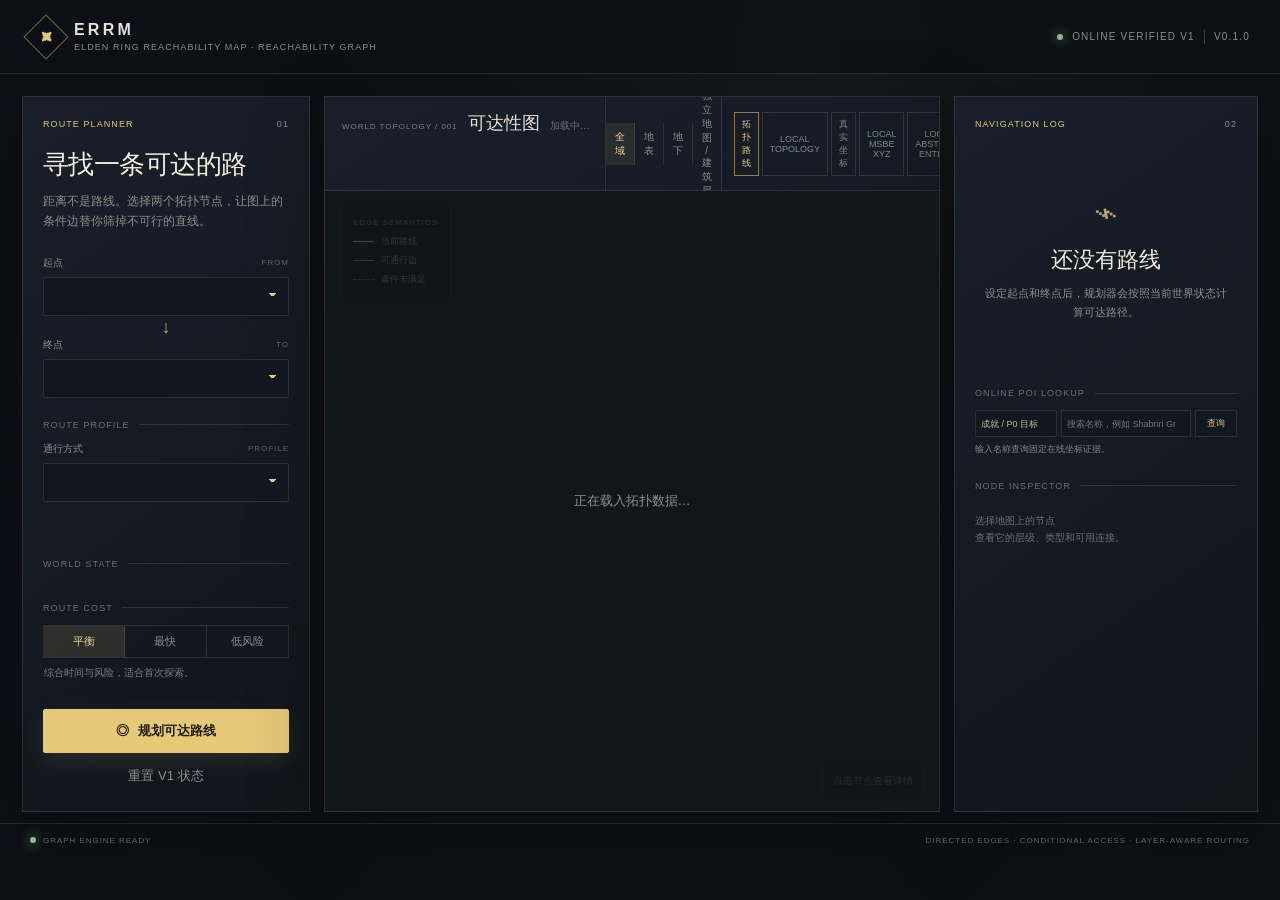
<file: research.html>
<!doctype html>
<html lang="zh-CN">
  <head>
    <meta charset="utf-8" />
    <meta name="viewport" content="width=device-width, initial-scale=1" />
    <meta name="theme-color" content="#0d1117" />
    <title>Elden Ring Reachability Map · Reachability Graph</title>
    <link rel="stylesheet" href="styles.css" />
  </head>
  <body>
    <div class="app-shell">
      <header class="topbar">
        <div class="brand-lockup">
          <div class="brand-mark">✦</div>
          <div>
            <div class="brand-name">ERRM</div>
            <div class="brand-subtitle">ELDEN RING REACHABILITY MAP · REACHABILITY GRAPH</div>
          </div>
        </div>
        <div class="topbar-meta">
          <span class="live-dot"></span>
          <span>ONLINE VERIFIED V1</span>
          <span class="meta-divider"></span>
          <span id="dataset-version">v0.1.0</span>
        </div>
      </header>

      <main class="workspace">
        <aside class="control-panel panel">
          <div class="panel-kicker">ROUTE PLANNER <span>01</span></div>
          <h1>寻找一条可达的路</h1>
          <p class="lede">距离不是路线。选择两个拓扑节点，让图上的条件边替你筛掉不可行的直线。</p>

          <div class="field-group">
            <label for="origin-select">起点 <span>FROM</span></label>
            <select id="origin-select"></select>
          </div>
          <div class="route-arrow">↓</div>
          <div class="field-group">
            <label for="destination-select">终点 <span>TO</span></label>
            <select id="destination-select"></select>
          </div>

          <div class="section-line"><span>ROUTE PROFILE</span></div>
          <div class="field-group">
            <label for="route-profile-select">通行方式 <span>PROFILE</span></label>
            <select id="route-profile-select"></select>
          </div>
          <div class="profile-hint" id="route-profile-hint"></div>

          <div class="section-line"><span>WORLD STATE</span></div>
          <div id="conditions" class="condition-list"></div>

          <div class="section-line"><span>ROUTE COST</span></div>
          <div class="segmented" role="group" aria-label="路线偏好">
            <button class="segment active" data-preference="balanced">平衡</button>
            <button class="segment" data-preference="fast">最快</button>
            <button class="segment" data-preference="safe">低风险</button>
          </div>
          <div class="preference-hint" id="preference-hint">综合时间与风险，适合首次探索。</div>

          <button id="plan-route" class="primary-button"><span>◎</span> 规划可达路线</button>
          <button id="reset-route" class="ghost-button">重置 V1 状态</button>

          <div class="data-note">
            <span class="note-icon">i</span>
            <span>当前数据来自带 revision 的在线 Source Snapshot；赐福目录可浏览，候选路段不自动通行，正式路线边保留方向、条件和证据。</span>
          </div>
        </aside>

        <section class="map-panel panel">
          <div class="map-toolbar">
            <div class="map-title">
              <span class="eyebrow">WORLD TOPOLOGY / 001</span>
              <strong>可达性图</strong>
              <span id="graph-stats">加载中…</span>
            </div>
            <div class="toolbar-actions">
              <div class="layer-tabs" role="tablist" aria-label="地图层级">
                <button class="layer-tab active" data-layer="all">全域</button>
                <button class="layer-tab" data-layer="surface">地表</button>
                <button class="layer-tab" data-layer="underground">地下</button>
                <button class="layer-tab" data-layer="legacy">独立地图 / 建筑层</button>
              </div>
              <div class="map-mode-tabs" role="tablist" aria-label="地图视图">
                <button class="map-mode active" data-map-mode="topology">拓扑路线</button>
                <button class="map-mode" data-map-mode="local-topology">LOCAL TOPOLOGY</button>
                <button class="map-mode" data-map-mode="coordinates">真实坐标</button>
                <button class="map-mode" data-map-mode="local-msbe">LOCAL MSBE XYZ</button>
                <button class="map-mode" data-map-mode="local-abstract">LOCAL ABSTRACT ENTITIES</button>
                <button class="map-mode" data-map-mode="local-native">LOCAL NATIVE TOPOLOGY</button>
                <button class="map-mode" data-map-mode="named-coordinates">命名源 XYZ</button>

              </div>
              <select id="coordinate-map-select" class="coordinate-map-select" aria-label="选择真实地图层" hidden></select>
              <select id="local-msbe-map-select" class="coordinate-map-select" aria-label="Select local MSBE map" hidden></select>
              <select id="local-msbe-layer-select" class="coordinate-map-select" aria-label="Select raw MSBE map studio layer" hidden></select>
              <select id="local-msbe-kind" class="coordinate-map-select" aria-label="Select local MSBE layer" hidden>
                <option value="all">All MSBE records</option>
                <option value="parts">Parts</option>
                <option value="regions">Regions</option>
                <option value="events">Events</option>
                <option value="transitions">Transitions</option>
              </select>
              <select id="coordinate-entity-kind" class="coordinate-map-select" aria-label="选择在线实体类别" hidden>
                <option value="enemy">敌人实体</option>
                <option value="asset">地图资产</option>
                <option value="all">全部实体</option>
              </select>
              <div class="zoom-controls">
                <button id="zoom-out" aria-label="缩小">−</button>
                <button id="zoom-reset" aria-label="重置缩放">1:1</button>
                <button id="zoom-in" aria-label="放大">+</button>
              </div>
            </div>
          </div>

          <div class="map-stage" id="map-stage">
            <svg id="topology-map" viewBox="0 0 1000 600" role="img" aria-label="艾尔登法环示例可达性图">
              <defs>
                <pattern id="grid" width="40" height="40" patternUnits="userSpaceOnUse">
                  <path d="M 40 0 L 0 0 0 40" fill="none" stroke="rgba(176, 155, 105, 0.08)" stroke-width="1" />
                </pattern>
                <filter id="route-glow" x="-50%" y="-50%" width="200%" height="200%">
                  <feGaussianBlur stdDeviation="3" result="blur" />
                  <feMerge><feMergeNode in="blur" /><feMergeNode in="SourceGraphic" /></feMerge>
                </filter>
                <marker id="arrow-default" markerWidth="8" markerHeight="8" refX="7" refY="4" orient="auto" markerUnits="strokeWidth">
                  <path d="M0,0 L8,4 L0,8 z" fill="#8f8b80" />
                </marker>
                <marker id="arrow-route" markerWidth="9" markerHeight="9" refX="8" refY="4.5" orient="auto" markerUnits="strokeWidth">
                  <path d="M0,0 L9,4.5 L0,9 z" fill="#e9c979" />
                </marker>
                <g id="map-transform">
                  <rect class="map-grid" x="0" y="0" width="1000" height="600" />
                  <g id="region-labels"></g>
                  <g id="edge-layer"></g>
                  <g id="node-layer"></g>
                </g>
              </defs>
              <use href="#map-transform" />
            </svg>
            <div class="map-overlay top-left">
              <div class="map-legend-title">EDGE SEMANTICS</div>
              <div class="legend-row"><span class="legend-line route"></span><span>当前路线</span></div>
              <div class="legend-row"><span class="legend-line"></span><span>可通行边</span></div>
              <div class="legend-row"><span class="legend-line blocked"></span><span>条件未满足</span></div>
            </div>
            <div class="map-overlay coordinate-layer-meta" id="coordinate-layer-meta" hidden></div>
            <div class="map-overlay bottom-right" id="map-toast">点击节点查看详情</div>
            <div id="loading-state" class="loading-state">正在载入拓扑数据…</div>
          </div>
        </section>

        <aside class="route-panel panel">
          <div class="panel-kicker">NAVIGATION LOG <span>02</span></div>
          <div id="route-summary" class="route-summary empty">
            <div class="summary-icon">⌁</div>
            <h2>还没有路线</h2>
            <p>设定起点和终点后，规划器会按照当前世界状态计算可达路径。</p>
          </div>
          <div id="route-content" class="hidden">
            <div class="summary-head">
              <div>
                <span class="eyebrow">BEST AVAILABLE PATH</span>
                <h2 id="route-title">路线已规划</h2>
              </div>
              <button id="copy-route" class="copy-button" title="复制路线摘要">⧉</button>
            </div>
            <div class="metric-row">
              <div><strong id="route-time">—</strong><span>相对成本</span></div>
              <div><strong id="route-risk">—</strong><span>风险指数</span></div>
              <div><strong id="route-hops">—</strong><span>段连接</span></div>
            </div>
            <div class="path-track" id="path-track"></div>
            <div class="route-notice" id="route-notice"></div>
          </div>

           <div class="section-line online-query-title"><span>ONLINE POI LOOKUP</span></div>
           <div class="online-query">
             <div class="online-query-row">
             <select id="online-poi-kind" aria-label="在线数据类型">
                 <option value="achievements">成就 / P0 目标</option>
                 <option value="map-points">地图点</option>
                 <option value="items">物品/掉落</option>
                 <option value="boss-positions">Boss 坐标</option>
                 <option value="entities">实体坐标</option>
                 <option value="gathering">采集节点</option>
                 <option value="grace-positions">原始赐福坐标</option>
                 <option value="named-grace-positions">命名赐福 XYZ</option>
               </select>
               <input id="online-poi-query" type="search" placeholder="搜索名称，例如 Shabriri Grape" />
               <button id="online-poi-search">查询</button>
             </div>
             <div id="online-poi-results" class="online-poi-results">输入名称查询固定在线坐标证据。</div>
           </div>
           <div class="section-line node-section-title"><span>NODE INSPECTOR</span></div>
          <div id="node-inspector" class="node-inspector">
            <div class="inspector-placeholder">选择地图上的节点<br />查看它的层级、类型和可用连接。</div>
          </div>
        </aside>
      </main>

      <footer class="footer-bar">
        <span><i class="status-pip"></i> GRAPH ENGINE READY</span>
        <span>DIRECTED EDGES · CONDITIONAL ACCESS · LAYER-AWARE ROUTING</span>
      </footer>
    </div>
    <script src="coordinate-map.js?v=20260818-native-abstract-topology"></script>
    <script src="research-app.js?v=20260818-native-abstract-topology"></script>
  </body>
</html>
</file>
<file: styles.css>
:root {
  color-scheme: dark;
  --bg: #0d1117;
  --panel: #141a22;
  --panel-raised: #1a212b;
  --panel-soft: #11171e;
  --line: rgba(202, 192, 160, 0.14);
  --line-strong: rgba(202, 192, 160, 0.26);
  --text: #e5e0d3;
  --muted: #8c8f8c;
  --gold: #e6c879;
  --gold-bright: #f3daa0;
  --blue: #73b4c8;
  --violet: #9d8bc8;
  --red: #d47d71;
  --green: #8fb787;
  --shadow: 0 24px 70px rgba(0, 0, 0, 0.28);
  font-family: "Segoe UI", "Microsoft YaHei", sans-serif;
}

* { box-sizing: border-box; }

body {
  margin: 0;
  min-width: 1120px;
  background: var(--bg);
  color: var(--text);
  font-size: 13px;
}

button, select { font: inherit; }
button { color: inherit; }

.app-shell { min-height: 100vh; background: radial-gradient(circle at 65% 5%, rgba(93, 84, 54, 0.12), transparent 30%), var(--bg); }

.topbar {
  height: 74px;
  padding: 0 30px;
  border-bottom: 1px solid var(--line);
  display: flex;
  align-items: center;
  justify-content: space-between;
  background: rgba(13, 17, 23, 0.88);
}

.brand-lockup, .topbar-meta, .toolbar-actions, .layer-tabs, .zoom-controls, .legend-row, .summary-head, .metric-row { display: flex; align-items: center; }
.brand-lockup { gap: 12px; }
.brand-mark { width: 32px; height: 32px; display: grid; place-items: center; color: var(--gold); border: 1px solid rgba(230, 200, 121, 0.44); transform: rotate(45deg); font-size: 14px; }
.brand-mark::first-letter { transform: rotate(-45deg); }
.brand-name { letter-spacing: 0.2em; font-size: 16px; font-weight: 700; }
.brand-name span { color: var(--gold); }
.brand-subtitle, .topbar-meta, .eyebrow, .panel-kicker, .section-line, label span, .map-legend-title, .footer-bar { letter-spacing: 0.12em; text-transform: uppercase; }
.brand-subtitle { font-size: 9px; color: var(--muted); margin-top: 3px; }
.topbar-meta { color: var(--muted); font-size: 10px; gap: 9px; }
.live-dot, .status-pip { width: 6px; height: 6px; background: var(--green); border-radius: 50%; box-shadow: 0 0 12px var(--green); }
.meta-divider { width: 1px; height: 14px; background: var(--line-strong); }

.workspace { padding: 22px; display: grid; grid-template-columns: 288px minmax(580px, 1fr) 304px; gap: 14px; max-width: 1720px; margin: 0 auto; height: calc(100vh - 74px - 33px - 44px); min-height: 620px; align-items: stretch; }
/* side panels scroll internally so a long condition list can never stretch the
   grid row and blow up the map panel height */
.control-panel, .route-panel { overflow-y: auto; }
.panel { background: linear-gradient(145deg, rgba(25, 32, 42, 0.98), rgba(17, 22, 29, 0.98)); border: 1px solid var(--line); box-shadow: var(--shadow); }
.control-panel, .route-panel { padding: 22px 20px; }
.panel-kicker { color: var(--gold); font-size: 9px; display: flex; justify-content: space-between; align-items: center; }
.panel-kicker span { color: var(--muted); }
h1, h2, p { margin: 0; }
h1 { font-family: Georgia, "Times New Roman", serif; font-weight: 400; letter-spacing: -0.02em; font-size: 26px; margin-top: 18px; color: #f3eddc; }
h2 { font-family: Georgia, "Times New Roman", serif; font-weight: 400; font-size: 22px; color: #f2ecdc; }
.lede { color: var(--muted); line-height: 1.7; font-size: 12px; margin: 9px 0 24px; }

.field-group { position: relative; }
.field-group label { display: flex; justify-content: space-between; align-items: center; color: var(--muted); font-size: 10px; margin-bottom: 7px; }
label span { color: #5e6667; font-size: 8px; }
select { width: 100%; appearance: none; border: 1px solid var(--line); border-radius: 2px; background: var(--panel-soft); color: var(--text); padding: 11px 30px 11px 12px; outline: none; cursor: pointer; background-image: linear-gradient(45deg, transparent 50%, var(--gold) 50%), linear-gradient(135deg, var(--gold) 50%, transparent 50%); background-position: calc(100% - 15px) 15px, calc(100% - 11px) 15px; background-size: 4px 4px, 4px 4px; background-repeat: no-repeat; }
select:focus { border-color: var(--gold); box-shadow: 0 0 0 2px rgba(230, 200, 121, 0.08); }
.route-arrow { color: var(--gold); text-align: center; font-size: 18px; line-height: 22px; opacity: .8; }

.section-line { display: flex; align-items: center; gap: 9px; color: #687072; font-size: 9px; margin: 22px 0 12px; }
.section-line::after { content: ""; height: 1px; background: var(--line); flex: 1; }
.condition-list { display: grid; gap: 7px; max-height: 46vh; overflow-y: auto; padding-right: 4px; }
.condition-item { display: flex; align-items: center; gap: 9px; padding: 8px 9px; border: 1px solid transparent; cursor: pointer; transition: .18s ease; }
.condition-item:hover { background: rgba(230, 200, 121, .04); border-color: var(--line); }
.condition-item input { accent-color: var(--gold); width: 14px; height: 14px; margin: 0; }
.condition-copy { min-width: 0; }
.condition-label { font-size: 11px; }
.condition-hint { color: #687072; font-size: 9px; margin-top: 3px; white-space: nowrap; overflow: hidden; text-overflow: ellipsis; }
.segmented { display: grid; grid-template-columns: repeat(3, 1fr); border: 1px solid var(--line); }
.segment { border: 0; border-right: 1px solid var(--line); background: transparent; padding: 8px 4px; color: var(--muted); cursor: pointer; font-size: 11px; }
.segment:last-child { border-right: 0; }
.segment.active { background: rgba(230, 200, 121, .12); color: var(--gold-bright); }
.preference-hint { min-height: 27px; color: #777e7c; font-size: 10px; line-height: 1.45; margin: 8px 1px 16px; }
.profile-hint { min-height: 27px; color: #9a9587; font-size: 10px; line-height: 1.45; margin: 8px 1px 16px; }
.primary-button, .ghost-button { width: 100%; border-radius: 2px; cursor: pointer; transition: .18s ease; }
.primary-button { padding: 12px; border: 1px solid var(--gold); color: #211d13; background: var(--gold); font-weight: 700; box-shadow: 0 8px 22px rgba(230, 200, 121, .12); }
.primary-button:hover { background: var(--gold-bright); box-shadow: 0 10px 28px rgba(230, 200, 121, .2); }
.primary-button span { margin-right: 5px; }
.ghost-button { border: 1px solid transparent; background: transparent; color: var(--muted); padding: 9px; margin-top: 4px; }
.ghost-button:hover { color: var(--text); border-color: var(--line); }
.data-note { display: flex; gap: 8px; align-items: flex-start; color: #697174; line-height: 1.55; font-size: 10px; margin-top: 28px; padding-top: 14px; border-top: 1px solid var(--line); }
.note-icon { display: grid; place-items: center; flex: 0 0 14px; width: 14px; height: 14px; border: 1px solid #667073; border-radius: 50%; font-size: 9px; }
code { color: #c0b58f; font-size: 9px; }

.map-panel { min-width: 0; display: flex; flex-direction: column; overflow: hidden; }
.map-toolbar { min-height: 70px; padding: 14px 17px; border-bottom: 1px solid var(--line); display: flex; justify-content: space-between; gap: 15px; }
.map-title { display: flex; align-items: baseline; gap: 10px; white-space: nowrap; }
.map-title strong { font-family: Georgia, "Times New Roman", serif; font-size: 18px; font-weight: 400; }
.map-title > span:last-child { color: #687072; font-size: 10px; }
.eyebrow { color: #79817d; font-size: 8px; }
.toolbar-actions { gap: 12px; }
.layer-tabs { border: 1px solid var(--line); }
.layer-tab { border: 0; border-right: 1px solid var(--line); color: var(--muted); background: transparent; padding: 7px 9px; font-size: 10px; cursor: pointer; }
.layer-tab:last-child { border-right: 0; }
.layer-tab.active { color: var(--gold-bright); background: rgba(230, 200, 121, .09); }
.zoom-controls { border: 1px solid var(--line); }
.zoom-controls button { width: 27px; height: 27px; background: transparent; border: 0; border-right: 1px solid var(--line); color: var(--muted); cursor: pointer; }
.zoom-controls button:last-child { border-right: 0; }
.zoom-controls button:hover { color: var(--gold-bright); background: rgba(230, 200, 121, .07); }
.map-stage { position: relative; flex: 1; min-height: 620px; background: #11171b; overflow: hidden; }
/* absolute fill breaks the flex/percentage height cycle between the stage and
   the SVG; without it the map grows unboundedly tall on wide viewBoxes */
#topology-map { position: absolute; inset: 0; width: 100%; height: 100%; display: block; background: radial-gradient(circle at 70% 30%, rgba(94, 89, 58, .11), transparent 28%), #11171b; }
.map-grid { fill: url(#grid); }
.map-overlay { position: absolute; pointer-events: none; background: rgba(12, 16, 21, .78); border: 1px solid rgba(202, 192, 160, .13); backdrop-filter: blur(5px); }
.map-overlay.top-left { left: 15px; top: 15px; padding: 11px 12px; }
.coordinate-layer-meta { left: 15px; bottom: 15px; max-width: 330px; padding: 9px 10px; color: #aeb5aa; font-size: 9px; line-height: 1.55; }
.coordinate-layer-meta strong { color: var(--gold-bright); font-weight: 500; }
.coordinate-layer-meta .layer-meta-note { color: #7f8984; margin-top: 4px; }
.map-overlay.bottom-right { right: 15px; bottom: 15px; padding: 7px 10px; color: #6c7473; font-size: 10px; }
.map-legend-title { color: #7a817b; font-size: 8px; margin-bottom: 8px; }
.legend-row { gap: 7px; color: #8c918b; font-size: 9px; margin-top: 6px; }
.legend-line { width: 21px; height: 0; border-top: 1.5px solid #8f8b80; }
.legend-line.route { border-color: var(--gold); box-shadow: 0 0 7px var(--gold); }
.legend-line.blocked { border-color: #5b5d59; border-top-style: dashed; }
.loading-state { position: absolute; inset: 0; display: grid; place-items: center; color: var(--muted); background: rgba(17, 23, 27, .75); }
.loading-state.hidden { display: none; }

.region-label { fill: rgba(230, 200, 121, .24); font-size: 11px; letter-spacing: .15em; font-family: Georgia, serif; }
.region-rule { stroke: rgba(230, 200, 121, .14); stroke-width: 1; stroke-dasharray: 3 8; }
.edge { fill: none; stroke: #777a74; stroke-width: 1.8; opacity: .7; marker-end: url(#arrow-default); transition: .2s ease; }
.edge.conditional { stroke-dasharray: 5 5; stroke: #545b58; opacity: .45; }
.edge.blocked { stroke: #414744; opacity: .35; }
.edge.candidate { stroke: #66716e; stroke-width: 1; stroke-dasharray: 2 6; opacity: .22; marker-end: none; }
.edge.route { stroke: var(--gold); stroke-width: 3.3; opacity: 1; marker-end: url(#arrow-route); filter: url(#route-glow); }
.edge-label { fill: #7b817c; font-size: 8px; pointer-events: none; paint-order: stroke; stroke: #11171b; stroke-width: 4px; stroke-linejoin: round; }
.edge-label.route-label { fill: var(--gold-bright); }
.node-group { cursor: pointer; transition: opacity .2s ease; }
.node-group.dim { opacity: .26; }
.node-hit { fill: transparent; stroke: transparent; stroke-width: 17; }
.node-ring { fill: #182027; stroke: #9b9b8a; stroke-width: 1.5; }
.node-core { fill: #74796f; }
.node-label { fill: #bbbbae; font-size: 10px; pointer-events: none; paint-order: stroke; stroke: #11171b; stroke-width: 4px; stroke-linejoin: round; }
.node-label-hidden { display: none; }
.node-region { fill: #6d7774; font-size: 7px; pointer-events: none; paint-order: stroke; stroke: #11171b; stroke-width: 3px; }
.node-leader { stroke: rgba(157, 168, 161, 0.55); stroke-width: 1; pointer-events: none; }
.node-group.selected .node-ring { stroke: var(--gold-bright); stroke-width: 2.4; filter: url(#route-glow); }
.node-group.route-node .node-ring { stroke: var(--gold); }
.node-group.origin .node-ring { stroke: var(--blue); }
.node-group.destination .node-ring { stroke: var(--red); }
.node-group.kind-target .node-ring { stroke: var(--gold); stroke-dasharray: 2 2; }
.node-group.kind-boss .node-ring { stroke: var(--red); }
.node-group.kind-teleport .node-ring { stroke: var(--violet); }
.node-group:hover .node-ring { stroke: var(--gold-bright); stroke-width: 2.3; }
.node-status { fill: var(--gold); font-size: 9px; pointer-events: none; }

.route-panel { min-height: 716px; }
.route-summary.empty { padding: 60px 8px 45px; text-align: center; }
.summary-icon { color: var(--gold); font-size: 42px; line-height: 1; transform: rotate(-12deg); opacity: .8; margin-bottom: 14px; }
.route-summary h2 { font-size: 22px; }
.route-summary p { color: var(--muted); font-size: 11px; line-height: 1.7; margin-top: 9px; }
.hidden { display: none !important; }
.summary-head { justify-content: space-between; gap: 10px; margin: 28px 0 15px; }
.summary-head h2 { margin-top: 4px; font-size: 21px; }
.copy-button { width: 30px; height: 30px; border: 1px solid var(--line); background: transparent; color: var(--muted); cursor: pointer; }
.copy-button:hover { color: var(--gold); border-color: var(--gold); }
.metric-row { border-top: 1px solid var(--line); border-bottom: 1px solid var(--line); padding: 14px 0; justify-content: space-between; }
.metric-row > div { display: flex; flex-direction: column; gap: 4px; }
.metric-row strong { font-family: Georgia, serif; color: var(--gold-bright); font-weight: 400; font-size: 22px; }
.metric-row span { color: #727977; font-size: 9px; }
.path-track { padding: 17px 3px 6px; max-height: 310px; overflow: auto; }
.path-step { position: relative; display: grid; grid-template-columns: 20px 1fr; gap: 9px; min-height: 48px; }
.path-step:not(:last-child)::before { content: ""; position: absolute; left: 9px; top: 20px; bottom: -4px; width: 1px; background: rgba(230, 200, 121, .28); }
.step-dot { z-index: 1; width: 19px; height: 19px; border: 1px solid var(--gold); background: #151c21; border-radius: 50%; color: var(--gold); display: grid; place-items: center; font-size: 8px; }
.step-copy { padding-bottom: 13px; }
.step-node { color: #ede7d7; font-size: 11px; }
.step-edge { color: var(--gold); font-size: 9px; margin-top: 4px; }
.step-meta { color: #6d7572; font-size: 9px; margin-top: 3px; }
.route-notice { color: #888d86; font-size: 10px; line-height: 1.6; padding: 9px 10px; margin-top: 8px; border-left: 2px solid var(--gold); background: rgba(230, 200, 121, .05); }
.route-notice.warning { border-color: var(--red); }
.node-section-title { margin-top: 24px; }
.node-inspector { min-height: 110px; }
.inspector-placeholder { color: #697174; font-size: 10px; line-height: 1.7; padding: 9px 0; }
.inspector-card { padding: 10px 0; }
.inspector-head { display: flex; justify-content: space-between; align-items: flex-start; gap: 8px; }
.inspector-title { color: #f0eada; font-family: Georgia, serif; font-size: 18px; }
.inspector-type { color: var(--gold); font-size: 9px; margin-top: 4px; }
.inspector-region { color: #737b78; font-size: 10px; }
.inspector-description { color: var(--muted); line-height: 1.6; font-size: 10px; margin: 12px 0; }
.inspector-online { color: #b7c18f; line-height: 1.6; font-size: 9px; margin: 8px 0 12px; border-left: 2px solid rgba(160, 190, 110, .55); padding-left: 8px; }
.inspector-target-group { color: #b7c18f; line-height: 1.5; font-size: 9px; margin: 8px 0 12px; border-left: 2px solid rgba(230, 200, 121, .55); padding-left: 8px; }
.inspector-route-assessment { color: #c6b98d; line-height: 1.5; font-size: 9px; margin: 8px 0 12px; border-left: 2px solid rgba(199, 125, 125, .65); padding-left: 8px; }
.inspector-route-assessment strong { color: #e0a49b; font-weight: 500; }
.target-group-title { color: #ded6bb; }
.target-group-meta, .target-group-items { color: #7f8984; margin-top: 3px; }
.target-group-items a { color: var(--gold); }
.target-group-route { display: flex; justify-content: space-between; gap: 8px; border-top: 1px solid rgba(119, 130, 127, .18); margin-top: 4px; padding-top: 4px; }
.target-group-route-button { width: 100%; border-left: 0; border-right: 0; border-bottom: 0; background: transparent; color: inherit; cursor: pointer; text-align: left; }
.target-group-route-button:hover { background: rgba(230, 200, 121, .08); }
.target-group-route span:last-child { color: #7f8984; text-align: right; }
.online-query { margin: 8px 0 12px; }
.online-query-row { display: grid; grid-template-columns: 82px 1fr 42px; gap: 4px; }
.online-query-row select, .online-query-row input, .online-query-row button { min-width: 0; border: 1px solid var(--line); background: #111820; color: #b9b8a9; font-size: 9px; padding: 6px 5px; }
.online-query-row button { color: var(--gold); cursor: pointer; }
.online-query-row button:hover { border-color: rgba(230, 200, 121, .6); }
.online-poi-results { color: #7f8984; font-size: 9px; line-height: 1.5; max-height: 180px; overflow: auto; margin-top: 6px; }
.online-poi-summary { color: #b7c18f; margin-bottom: 5px; }
.online-poi-result { border-top: 1px solid rgba(119, 130, 127, .18); padding: 5px 0; }
.online-poi-result.clickable { cursor: pointer; }
.online-poi-result.clickable:hover { background: rgba(230, 200, 121, .06); }
.online-poi-result strong, .online-poi-result span { display: block; }
.online-poi-result strong { color: #ded6bb; font-weight: 500; }
.online-poi-result span { color: #7f8984; }
.online-text-location-list { display: grid; gap: 4px; margin-top: 5px; }
.online-text-location-button { border: 1px solid var(--line); background: transparent; color: var(--gold); cursor: pointer; font-size: 9px; padding: 4px 5px; text-align: left; }
.online-text-location-button:hover { border-color: rgba(230, 200, 121, .6); background: rgba(230, 200, 121, .06); }
.online-item-evidence-list { display: grid; gap: 4px; margin-top: 6px; }
.online-item-evidence-button { border: 1px solid rgba(160, 190, 110, .25); background: rgba(17, 24, 32, .45); color: #aebd9a; cursor: pointer; font-size: 9px; line-height: 1.4; padding: 5px 6px; text-align: left; }
.online-item-evidence-button:hover { border-color: rgba(230, 200, 121, .6); background: rgba(230, 200, 121, .06); }
.coordinate-inspector-details { color: #7f8984; font-size: 9px; margin-top: 10px; }
.coordinate-inspector-details summary { color: var(--gold); cursor: pointer; }
.coordinate-inspector-details pre { max-height: 220px; overflow: auto; white-space: pre-wrap; word-break: break-word; background: rgba(17, 24, 32, .7); padding: 7px; margin-top: 5px; }
.map-mode-tabs { display: flex; gap: 3px; margin-right: 5px; }
.map-mode { border: 1px solid var(--line); background: transparent; color: #7f8984; font-size: 9px; padding: 5px 7px; cursor: pointer; }
.map-mode.active, .map-mode:hover { color: var(--gold); border-color: rgba(230, 200, 121, .55); }
.coordinate-map-select { max-width: 170px; border: 1px solid var(--line); background: #111820; color: #b9b8a9; font-size: 9px; padding: 5px; }
.coordinate-poi-label { fill: #d8d0b5; font-size: 8px; pointer-events: none; }
.coordinate-poi-label.item { fill: #a8bd8e; }
.node-core.item { fill: #a8bd8e; }
.node-core.entity { fill: #c77d7d; }
.node-core.gathering { fill: #8bb4a6; }
.node-core.grace-position { fill: #d0a85f; }
.node-core.boss { fill: #d46b73; }
.node-core.conversion { fill: #73b9c9; }
.node-core.local-msbe-core { fill: #99a5a7; }
.node-core.local-msbe-core.asset { fill: #7e8b8f; }
.node-core.local-msbe-core.collision { fill: #e9c979; }
.node-core.local-msbe-core.connectcollision { fill: #e28f63; }
.node-core.local-msbe-core.enemy { fill: #d46b73; }
.node-core.local-msbe-core.dummyenemy { fill: #a86f9f; }
.node-core.local-msbe-core.map-piece { fill: #889da7; }
.node-core.local-msbe-core.transition { fill: #73b9c9; }
.node-core.local-msbe-core.connection { fill: #73b9c9; }
.node-core.local-msbe-core.treasure { fill: #a8bd8e; }
.local-topology-edge { stroke: rgba(115, 185, 201, .28); stroke-width: 1; pointer-events: stroke; }
.local-topology-edge.selected { stroke: #e9c979; stroke-width: 2.2; opacity: .9; }
.local-abstract-relation { stroke: rgba(233,201,121,.32); stroke-width: 1.4; stroke-dasharray: 4 4; pointer-events: none; }
.local-abstract-interaction { stroke: rgba(205,170,238,.38); stroke-width: 1.1; stroke-dasharray: 2 4; pointer-events: none; }
.local-abstract-interaction-transport { stroke: #f08eb7; stroke-width: 1.6; stroke-dasharray: 5 2; pointer-events: none; opacity: .82; }
.local-abstract-scripted-warp { stroke: #f1b46a; stroke-width: 1.8; stroke-dasharray: 6 3; pointer-events: none; opacity: .9; }
.local-abstract-emevd-warp-evidence { stroke: #a8a2e8; stroke-width: 1.2; stroke-dasharray: 3 3; pointer-events: none; opacity: .75; }
.local-abstract-exact-endpoint { stroke: #8bd4b5; stroke-width: 1.6; pointer-events: none; opacity: .85; }
.local-native-edge { stroke: rgba(115, 185, 201, .34); stroke-width: 1.2; pointer-events: stroke; opacity: .82; }
.local-native-core { fill: #73b9c9; stroke: rgba(10, 18, 24, .9); stroke-width: 1; }
.local-native-node:hover .local-native-core { fill: #e9c979; stroke: #fff0b0; stroke-width: 1.5; }
.local-abstract-core { stroke: rgba(10,18,24,.8); stroke-width: 1; }
.local-abstract.map_connection_endpoint .local-abstract-core { fill: #73b9c9; }
.local-abstract.interaction_event .local-abstract-core { fill: #e9c979; }
.local-abstract.vertical_jump_region .local-abstract-core,
.local-abstract.vertical_fall_region .local-abstract-core,
.local-abstract.locked_vertical_jump_region .local-abstract-core,
.local-abstract.locked_vertical_fall_region .local-abstract-core { fill: #d993c4; }
.local-abstract.airflow_region .local-abstract-core { fill: #8bd4b5; }
.node-core.local-topology-core { fill: #73b9c9; }
.coordinate-axis { fill: #717b77; font-size: 8px; pointer-events: none; }
.coordinate-focus-ring { fill: rgba(247, 224, 160, .08); stroke: #f7e0a0; stroke-width: 2; vector-effect: non-scaling-stroke; }
.coordinate-focus-core { fill: #fff2b7; stroke: #5b4b2b; stroke-width: 1; vector-effect: non-scaling-stroke; }
.coordinate-focus { pointer-events: auto; }
.inspector-source { color: #7f8984; line-height: 1.6; font-size: 9px; margin: 8px 0 12px; border-left: 2px solid rgba(230, 200, 121, .35); padding-left: 8px; }
.inspector-actions { display: grid; grid-template-columns: 1fr 1fr; gap: 6px; }
.inspector-actions button { border: 1px solid var(--line); background: transparent; color: #9b9f94; font-size: 9px; padding: 7px 3px; cursor: pointer; }
.inspector-actions button:hover { color: var(--gold); border-color: rgba(230, 200, 121, .5); }
.connection-list { margin-top: 13px; border-top: 1px solid var(--line); padding-top: 9px; }
.connection-list-title { color: #727a75; font-size: 9px; margin-bottom: 5px; }
.connection-item { display: flex; justify-content: space-between; gap: 8px; color: #9ca095; font-size: 9px; padding: 4px 0; }
.connection-mode { color: #7c8b88; text-align: right; }

.footer-bar { height: 33px; border-top: 1px solid var(--line); padding: 0 30px; display: flex; justify-content: space-between; align-items: center; color: #5d6565; font-size: 8px; }
.footer-bar > span:first-child { display: flex; align-items: center; gap: 7px; }

@media (max-width: 1250px) {
  body { min-width: 980px; }
  .workspace { grid-template-columns: 260px minmax(500px, 1fr) 270px; padding: 14px; }
  .control-panel, .route-panel { padding-left: 15px; padding-right: 15px; }
  .layer-tab { padding-left: 6px; padding-right: 6px; }
}

/* ============ Elden Ring Reachability Map Beta player UI ============ */

/* combobox search */
.combobox { position: relative; }
.combobox input { width: 100%; box-sizing: border-box; border: 1px solid var(--line); background: #111820; color: #b9b8a9; font-size: 10px; padding: 8px 9px; }
.combobox input:focus { outline: none; border-color: rgba(230, 200, 121, .55); }
.combobox-list { position: absolute; z-index: 50; top: calc(100% + 4px); left: 0; right: 0; max-height: 260px; overflow: auto; background: #0e1419; border: 1px solid var(--line); box-shadow: 0 8px 24px rgba(0,0,0,.5); }
.combobox-group { color: var(--gold); font-size: 8px; letter-spacing: .12em; padding: 7px 9px 3px; text-transform: uppercase; }
.combobox-item { display: flex; justify-content: space-between; gap: 8px; padding: 6px 9px; cursor: pointer; }
.combobox-item.active, .combobox-item:hover { background: rgba(230, 200, 121, .09); }
.combobox-item-label { color: #ded6bb; font-size: 10px; }
.combobox-item-meta { color: #6f7874; font-size: 8px; text-align: right; white-space: nowrap; }
.combobox-empty { color: #7f8984; font-size: 9px; padding: 10px 9px; }

.swap-button { width: 100%; border: 1px dashed var(--line); background: transparent; color: #8a9089; font-size: 9px; padding: 5px 0; margin: 7px 0 10px; cursor: pointer; }
.swap-button:hover { color: var(--gold); border-color: rgba(230, 200, 121, .5); }

/* independent entity/acquisition search; it is not a route-node combobox */
.entity-browser { border-top: 1px solid var(--line); margin-top: 13px; }
.entity-browser .advanced-settings-summary { min-height: 34px; font-size: 10px; }
.entity-browser-note { color: #777f7b; font-size: 9px; line-height: 1.55; margin: 1px 0 9px; }
.entity-search-field input { width: 100%; border: 1px solid var(--line); background: #111820; color: #b9b8a9; font-size: 10px; padding: 8px 9px; }
.entity-search-field input:focus { outline: none; border-color: rgba(230, 200, 121, .55); }
.entity-results { max-height: 230px; overflow-y: auto; margin-top: 6px; border-top: 1px solid rgba(119, 130, 127, .14); }
.entity-result { width: 100%; display: flex; justify-content: space-between; gap: 7px; text-align: left; border: 0; border-bottom: 1px solid rgba(119, 130, 127, .12); background: transparent; color: inherit; padding: 7px 3px; cursor: pointer; }
.entity-result:hover { background: rgba(230, 200, 121, .08); }
.entity-result-copy { min-width: 0; display: flex; flex-direction: column; gap: 2px; }
.entity-result-copy strong { color: #ded6bb; font-size: 10px; font-weight: 500; overflow: hidden; text-overflow: ellipsis; white-space: nowrap; }
.entity-result-copy small { color: #737b78; font-size: 8px; overflow: hidden; text-overflow: ellipsis; white-space: nowrap; }
.entity-result-meta { color: #9a9587; font-size: 8px; text-align: right; white-space: nowrap; }
.entity-placeholder { color: #697174; font-size: 9px; line-height: 1.6; padding: 8px 3px; }
.entity-detail { margin-top: 8px; border-top: 1px solid var(--line); }
.entity-detail-card { padding: 10px 2px 3px; }
.entity-detail-head { display: flex; justify-content: space-between; gap: 8px; }
.entity-detail-head h3 { margin: 0; color: #f0eada; font-family: Georgia, serif; font-size: 16px; font-weight: 400; }
.entity-detail-head span { display: block; color: var(--gold); font-size: 8px; margin-top: 3px; }
.entity-detail-close { border: 0; background: transparent; color: #7f8984; cursor: pointer; font-size: 17px; line-height: 1; padding: 0 2px; }
.entity-detail-en { color: #727a75; font-size: 8px; margin-top: 4px; }
.entity-name-missing { color: #b98a4a; font-style: normal; }
.entity-detail-status { display: flex; flex-direction: column; gap: 3px; margin-top: 9px; padding: 7px 8px; border-left: 2px solid rgba(230, 200, 121, .5); background: rgba(230, 200, 121, .05); font-size: 8px; line-height: 1.5; }
.entity-detail-status strong { color: #c9b978; font-weight: 500; }
.entity-detail-status span { color: #7f8984; }
.entity-detail-route-actions { display: grid; gap: 5px; margin-top: 8px; }
.entity-route-button { border: 1px solid rgba(230, 200, 121, .42); background: rgba(230, 200, 121, .06); color: #c9b978; font-size: 8px; padding: 6px 7px; text-align: left; cursor: pointer; }
.entity-route-button:hover { border-color: rgba(230, 200, 121, .8); background: rgba(230, 200, 121, .12); }
.entity-detail-route-note { color: #8c777b; font-size: 8px; line-height: 1.5; margin-top: 8px; }
.entity-detail-section { margin-top: 10px; }
.entity-detail-section-title { color: #727a75; font-size: 8px; margin-bottom: 4px; }
.entity-detail-row { padding: 4px 0; border-bottom: 1px solid rgba(119, 130, 127, .12); font-size: 8px; }
.entity-detail-row-head { display: flex; justify-content: space-between; gap: 8px; }
.entity-detail-row strong { color: #ded6bb; font-weight: 500; }
.entity-detail-row span { color: #7f8984; text-align: right; }
.entity-acquisition-source { display: block; margin-top: 3px; color: #b7c18f; font-size: 8px; }
.entity-endpoint-details { margin-top: 5px; border-left: 1px solid rgba(119, 130, 127, .22); padding-left: 7px; }
.entity-endpoint-details summary { color: #a9a492; cursor: pointer; font-size: 8px; }
.entity-endpoint-list { display: grid; gap: 4px; margin-top: 5px; }
.entity-endpoint { display: grid; gap: 1px; color: #8b938d; line-height: 1.35; }
.entity-endpoint strong { color: #b9b8a9; font-size: 8px; font-weight: 500; overflow: hidden; text-overflow: ellipsis; white-space: nowrap; }
.entity-endpoint span, .entity-endpoint small { color: #6f7874; font-size: 7.5px; text-align: left; overflow: hidden; text-overflow: ellipsis; white-space: nowrap; }
.entity-endpoint-more { color: #8c777b; font-size: 7.5px; }
.entity-detail-note, .entity-detail-source { color: #7f8984; font-size: 8px; line-height: 1.6; margin-top: 8px; }
.entity-detail-source { border-top: 1px solid rgba(119, 130, 127, .14); padding-top: 7px; }

.condition-toolbar { display: flex; gap: 6px; margin-bottom: 8px; }
.ghost-button.small { font-size: 8px; padding: 4px 7px; }
.condition-empty { color: #7f8984; font-size: 9px; padding: 8px 0; }

/* route steps */
.route-step { display: flex; gap: 10px; padding: 10px 0; border-bottom: 1px solid rgba(119, 130, 127, .16); }
.route-step-index { flex: 0 0 20px; height: 20px; border: 1px solid rgba(230, 200, 121, .5); color: var(--gold); font-size: 9px; display: flex; align-items: center; justify-content: center; border-radius: 50%; }
.route-step-body { min-width: 0; }
.route-step-title { color: #e2dcc4; font-size: 10.5px; line-height: 1.5; }
.route-step-arrow { color: var(--gold); margin: 0 3px; }
.route-step-meta { color: #b7c18f; font-size: 9px; margin-top: 2px; }
.route-step-detail { color: #7f8984; font-size: 8.5px; margin-top: 2px; line-height: 1.5; }
.route-step-provenance { display: flex; flex-wrap: wrap; gap: 5px; margin-top: 5px; }
.prov-chip { border: 1px solid rgba(119, 130, 127, .3); color: #8b938d; font-size: 8px; padding: 2px 5px; }
.prov-chip.prov-oneway { border-color: rgba(230, 200, 121, .5); color: var(--gold); }

/* blocked explanation card */
.blocked-card { padding: 4px 2px; }
.blocked-title { color: #d8a08a; font-size: 10.5px; line-height: 1.6; margin-bottom: 9px; }
.blocked-conditions { display: grid; gap: 6px; margin-bottom: 9px; }
.blocked-condition { border-left: 2px solid rgba(230, 200, 121, .5); background: rgba(230, 200, 121, .05); padding: 7px 9px; }
.blocked-condition-label { color: #e2dcc4; font-size: 10px; }
.blocked-condition-hint { color: #7f8984; font-size: 8.5px; margin-top: 2px; line-height: 1.5; }
.blocked-tip { color: #6f7874; font-size: 8.5px; line-height: 1.6; }

/* coverage panel */
.coverage-panel { color: #8b938d; font-size: 9px; line-height: 1.6; }
.coverage-placeholder { color: #5d6565; font-size: 9px; padding: 8px 0; }
.coverage-statement { border-left: 2px solid var(--gold); background: rgba(230, 200, 121, .05); padding: 7px 9px; margin-bottom: 9px; color: #a9a492; }
.coverage-table { border: 1px solid rgba(119, 130, 127, .2); margin-bottom: 8px; }
.coverage-row { display: grid; grid-template-columns: 1.4fr .7fr .5fr .5fr .5fr; gap: 5px; padding: 4px 7px; border-bottom: 1px solid rgba(119, 130, 127, .12); }
.coverage-row:last-child { border-bottom: none; }
.coverage-row-head { color: #5d6565; font-size: 8px; text-transform: uppercase; letter-spacing: .1em; }
.coverage-row span { overflow: hidden; text-overflow: ellipsis; white-space: nowrap; }
.status-ok { color: #a8bd8e; }
.status-fail { color: #d46b73; }
.status-pending { color: #7f8984; }
.coverage-details { margin-top: 6px; }
.coverage-details summary { color: var(--gold); cursor: pointer; font-size: 9px; }
.quarantine-package { color: #c9a25f; font-size: 8.5px; margin-top: 5px; }
.quarantine-item { color: #7f8984; font-size: 8px; padding-left: 9px; }
.coverage-components { color: #7f8984; margin-top: 8px; }
.coverage-warning { color: #d8a08a; margin-top: 8px; line-height: 1.6; }

/* node inspector */
.inspector-section-title { color: #5d6565; font-size: 8px; text-transform: uppercase; letter-spacing: .1em; margin: 10px 0 4px; }
.inspector-edge { display: flex; justify-content: space-between; gap: 8px; color: #9ca095; font-size: 9px; padding: 3px 0; }
.inspector-edge-blocked { color: #6d726d; }
.inspector-edge-mode { color: #7c8b88; text-align: right; }

/* edge unknown state */
.legend-line.unknown { border-color: #a86f9f; border-top-style: dotted; }
.edge.unknown { stroke: #7a5f80; stroke-dasharray: 3 3; opacity: .45; }

.research-link { color: #7f8984; text-decoration: none; }
.research-link:hover { color: var(--gold); }

/* ============ map readability (方案四/二/五) ============ */

/* zoom-dependent label levels: far view keeps only region labels readable */
.map-stage[data-zoom-level="far"] .node-label,
.map-stage[data-zoom-level="far"] .node-region { display: none; }
.map-stage[data-zoom-level="far"] .node-status { display: none; }
.map-stage[data-zoom-level="mid"] .node-region { display: none; }

/* edge evidence channels (方案五) */
.edge.local-declared { stroke-dasharray: 6 4; opacity: 0.45; }
.edge.catalog-grace { stroke-dasharray: 2 4; opacity: 0.22; }
.edge.local-declared.route, .edge.catalog-grace.route { opacity: 0.95; }

/* focus mode dimming (方案二): non-focus nodes/edges recede */
.edge.dim-edge { opacity: 0.08; }
.node-group.dim-hard { opacity: 0.06; pointer-events: none; }

/* camera interactions: grab cursor, panning state, no text selection */
.map-stage { cursor: grab; user-select: none; }
.map-stage.panning { cursor: grabbing; }

/* ============ region overview (方案六) ============ */
.region-node { cursor: pointer; }
.region-node-core {
  fill: rgba(230, 200, 121, 0.10);
  stroke: rgba(230, 200, 121, 0.55);
  stroke-width: 1.5;
}
.region-node:hover .region-node-core { fill: rgba(230, 200, 121, 0.24); }
.region-node-label { fill: #e9c979; font-size: 15px; text-anchor: middle; font-weight: 600; pointer-events: none; }
.region-node-sub { fill: #7f8984; font-size: 10px; text-anchor: middle; pointer-events: none; }
.region-edge { stroke: rgba(115, 180, 200, 0.28); stroke-width: 1.5; stroke-dasharray: 5 4; pointer-events: none; }
.map-back-button { border: 1px solid var(--line); background: transparent; color: var(--gold); font-size: 10px; padding: 5px 9px; margin-left: 6px; cursor: pointer; }
.map-back-button:hover { border-color: rgba(230, 200, 121, 0.6); }
.region-node-hit { fill: transparent; pointer-events: all; cursor: pointer; }

/* ============ mobile portrait layout (竖屏触屏优化) ============ */
@media (max-width: 900px) {
  body { min-width: 0; font-size: 14px; }
  .app-shell { min-height: 100dvh; }
  .topbar { height: auto; padding: 10px 12px; flex-wrap: wrap; gap: 8px; }
  .brand-subtitle { display: none; }
  .topbar-meta { font-size: 9px; flex-wrap: wrap; }
  .workspace {
    display: flex;
    flex-direction: column;
    height: auto;
    min-height: 0;
    padding: 8px;
    gap: 8px;
    max-width: none;
  }
  /* 地图优先:排在配置面板之后、路线面板之前,占约 55% 视口高 */
  .map-panel { order: 2; min-height: 56dvh; flex: none; }
  .control-panel { order: 1; padding: 12px 12px; overflow-y: visible; }
  .route-panel { order: 3; padding: 12px 12px; overflow-y: visible; }
  .footer-bar { display: none; }
  /* 触控目标 ≥44px */
  .combobox input, .primary-button, .ghost-button, .swap-button,
  .segment, .layer-tab, .zoom-controls button, .map-back-button,
  .condition-item input, .copy-button {
    min-height: 44px;
  }
  .combobox input { font-size: 16px; }  /* 防 iOS 聚焦缩放 */
  .condition-list { max-height: 34dvh; }
  .layer-tabs { flex-wrap: wrap; }
  .map-toolbar { flex-wrap: wrap; gap: 6px; }
  .map-overlay.top-left { display: none; }  /* 图例让位给地图 */
  .map-stage { touch-action: none; }
  .coverage-panel { max-height: 40dvh; overflow-y: auto; }
  .path-track { max-height: none; }
}

/* 移动端高级设置折叠(桌面自动展开) */
.advanced-settings-summary { color: var(--gold); font-size: 11px; cursor: pointer; padding: 8px 0; min-height: 44px; display: flex; align-items: center; }
.advanced-settings { border-top: 1px solid var(--line); margin-top: 12px; }
@media (min-width: 901px) {
  .advanced-settings-summary { display: none; }
  .advanced-settings { border-top: 0; margin-top: 0; }
  .advanced-settings > .section-line,
  .advanced-settings > .field-group,
  .advanced-settings > .profile-hint,
  .advanced-settings > .condition-toolbar,
  .advanced-settings > .condition-list,
  .advanced-settings > .segmented,
  .advanced-settings > .preference-hint { display: revert; }
  /* details 折叠在桌面强制展开 */
  .advanced-settings[open] { display: block; }
}
</file>
